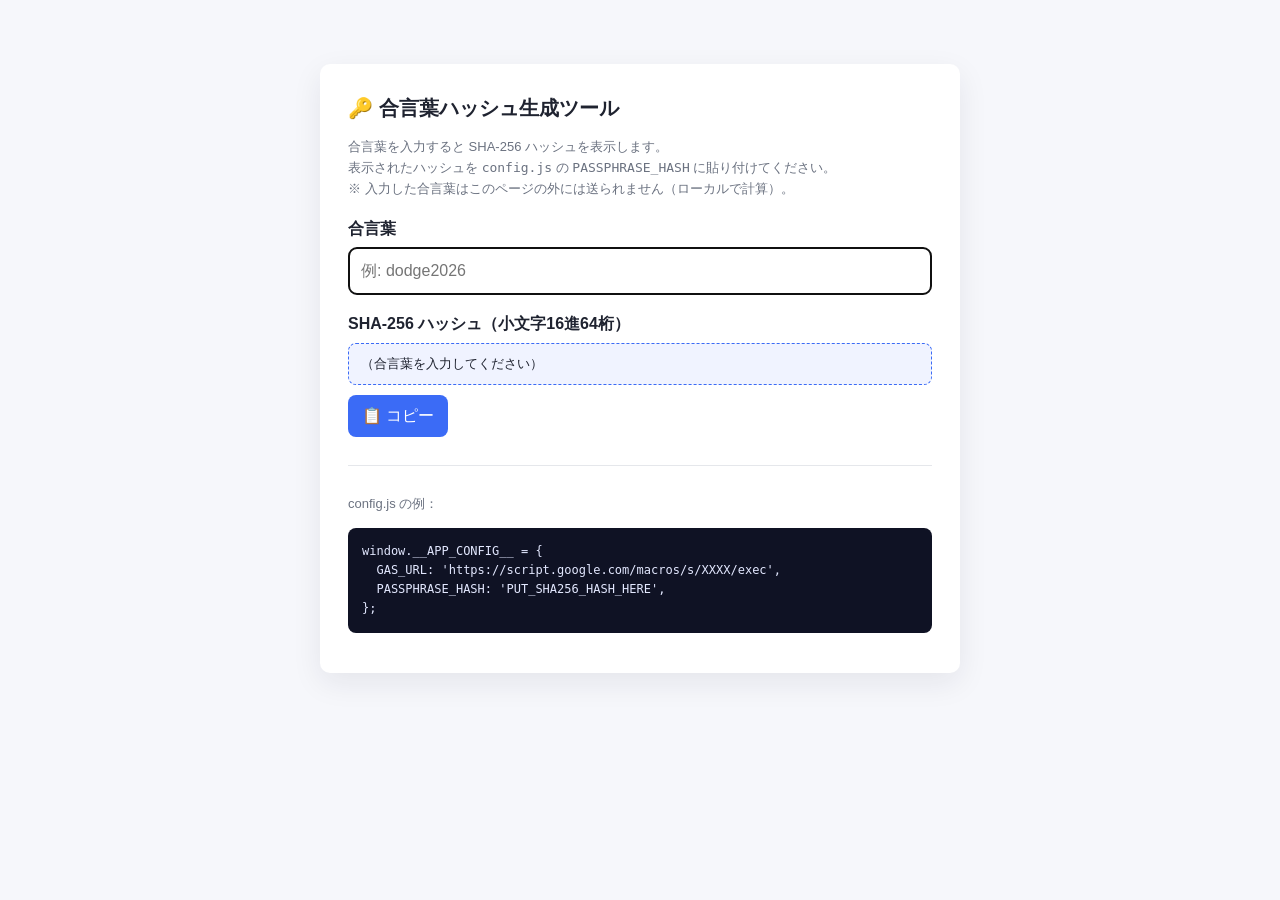
<file: hash-tool.html>
<!DOCTYPE html>
<html lang="ja">
<head>
  <meta charset="UTF-8" />
  <meta name="viewport" content="width=device-width, initial-scale=1.0" />
  <title>合言葉ハッシュ生成ツール（SHA-256）</title>
  <style>
    body {
      font-family: -apple-system, BlinkMacSystemFont, "Segoe UI",
                   "Hiragino Kaku Gothic ProN", "Yu Gothic UI", Meiryo, sans-serif;
      max-width: 640px;
      margin: 40px auto;
      padding: 24px;
      background: #f6f7fb;
      color: #1f2330;
      line-height: 1.6;
    }
    .card {
      background: #fff;
      border-radius: 10px;
      padding: 28px;
      box-shadow: 0 10px 30px rgba(20, 24, 47, .08);
    }
    h1 { margin-top: 0; font-size: 20px; }
    p.muted { color: #6b7280; font-size: 13px; }
    label { display: block; margin: 16px 0 6px; font-weight: 600; }
    input[type="text"], textarea {
      width: 100%;
      padding: 10px 12px;
      border: 1px solid #e5e7eb;
      border-radius: 8px;
      font: inherit;
      box-sizing: border-box;
    }
    textarea { font-family: ui-monospace, "SFMono-Regular", Menlo, Consolas, monospace; min-height: 80px; }
    .hash {
      margin-top: 6px;
      padding: 10px 12px;
      background: #f0f3ff;
      border: 1px dashed #3b6bf6;
      border-radius: 8px;
      font-family: ui-monospace, "SFMono-Regular", Menlo, Consolas, monospace;
      word-break: break-all;
      font-size: 13px;
    }
    button {
      margin-top: 10px;
      padding: 8px 14px;
      background: #3b6bf6;
      color: #fff;
      border: 0;
      border-radius: 8px;
      cursor: pointer;
      font: inherit;
    }
    button:hover { background: #2950c8; }
    .ok { color: #16a34a; font-size: 12px; }
  </style>
</head>
<body>
  <div class="card">
    <h1>🔑 合言葉ハッシュ生成ツール</h1>
    <p class="muted">
      合言葉を入力すると SHA-256 ハッシュを表示します。<br/>
      表示されたハッシュを <code>config.js</code> の <code>PASSPHRASE_HASH</code> に貼り付けてください。<br/>
      ※ 入力した合言葉はこのページの外には送られません（ローカルで計算）。
    </p>

    <label for="pass">合言葉</label>
    <input id="pass" type="text" placeholder="例: dodge2026" autocomplete="off" autofocus />

    <label>SHA-256 ハッシュ（小文字16進64桁）</label>
    <div class="hash" id="hash">（合言葉を入力してください）</div>
    <button id="copy">📋 コピー</button>
    <span id="copied" class="ok" style="display:none;">コピーしました</span>

    <hr style="margin: 28px 0; border: 0; border-top: 1px solid #e5e7eb;" />

    <p class="muted">
      config.js の例：
    </p>
<pre style="background:#0f1224;color:#e3e8ff;padding:14px;border-radius:8px;overflow:auto;font-size:12px;">window.__APP_CONFIG__ = {
  GAS_URL: 'https://script.google.com/macros/s/XXXX/exec',
  PASSPHRASE_HASH: '<span id="sample-hash">PUT_SHA256_HASH_HERE</span>',
};</pre>
  </div>

  <script>
    const passEl = document.getElementById('pass');
    const hashEl = document.getElementById('hash');
    const sampleEl = document.getElementById('sample-hash');
    const copyBtn = document.getElementById('copy');
    const copiedEl = document.getElementById('copied');

    async function sha256Hex(text) {
      const buf = new TextEncoder().encode(text);
      const digest = await crypto.subtle.digest('SHA-256', buf);
      return Array.from(new Uint8Array(digest))
        .map(b => b.toString(16).padStart(2, '0')).join('');
    }

    let currentHash = '';
    passEl.addEventListener('input', async () => {
      const v = passEl.value;
      if (!v) {
        hashEl.textContent = '（合言葉を入力してください）';
        sampleEl.textContent = 'PUT_SHA256_HASH_HERE';
        currentHash = '';
        return;
      }
      currentHash = await sha256Hex(v);
      hashEl.textContent = currentHash;
      sampleEl.textContent = currentHash;
    });

    copyBtn.addEventListener('click', async () => {
      if (!currentHash) return;
      try {
        await navigator.clipboard.writeText(currentHash);
        copiedEl.style.display = 'inline';
        setTimeout(() => copiedEl.style.display = 'none', 1500);
      } catch (_) {
        alert('クリップボードへのコピーに失敗しました。手動でコピーしてください。');
      }
    });
  </script>
</body>
</html>
</file>
